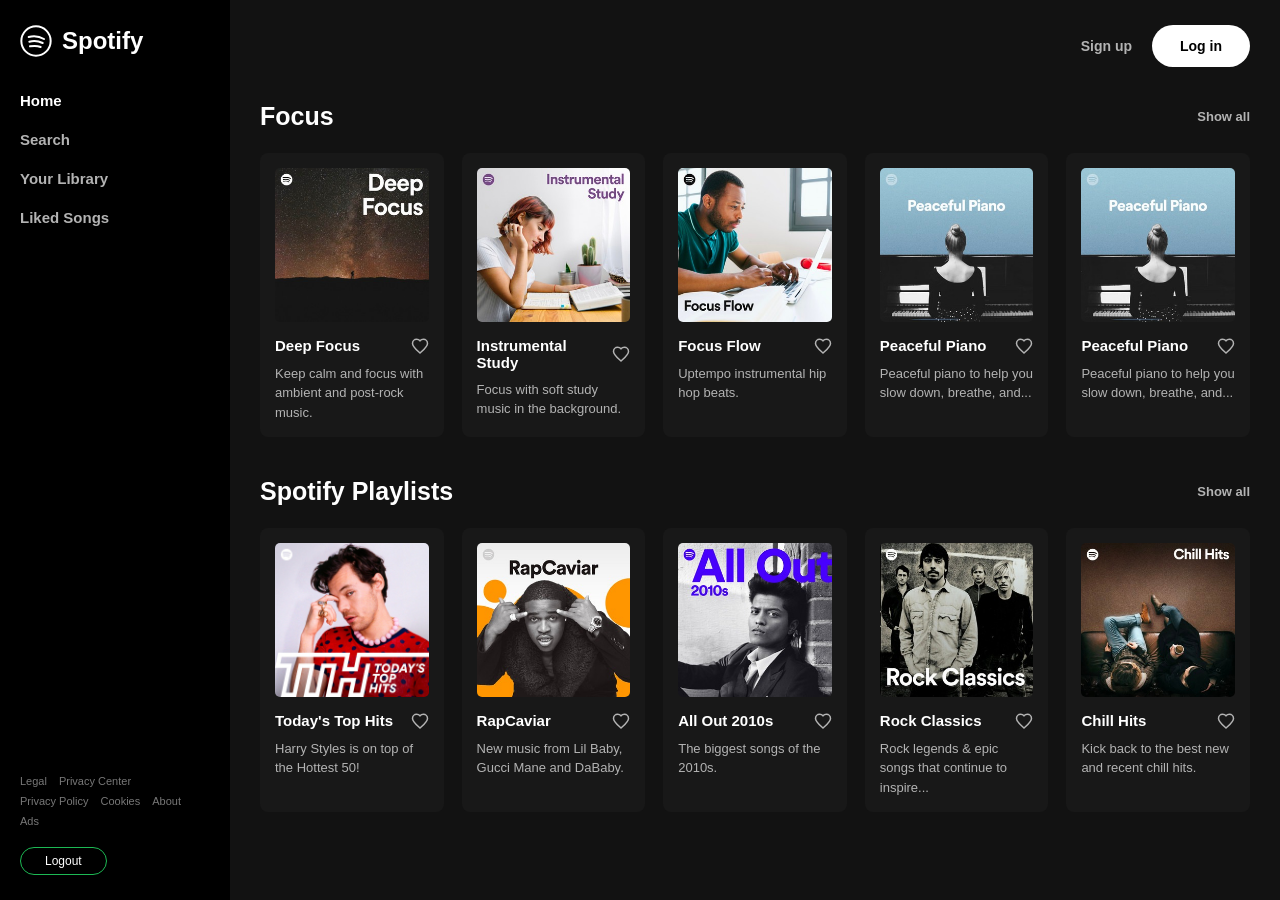
<file: index.html>
<!DOCTYPE html>
<html lang="en">

<head>
    <meta charset="UTF-8">
    <meta name="viewport" content="width=device-width, initial-scale=1.0">
    <title>Spotify Home</title>
    <link rel="stylesheet" href="style.css">
</head>

<body>

    <div class="app">

        <!-- Sidebar -->
        <aside class="sidebar">
            <h2 class="logo">
                <svg class="logo-icon" viewBox="0 0 48 48" aria-hidden="true">
                    <circle cx="24" cy="24" r="22" fill="none" stroke="#ffffff" stroke-width="3"></circle>
                    <path d="M13 18c8-2 16-1 23 3M14 25c7-2 14-1 20 2M15 32c6-1 11-1 16 1"
                          fill="none" stroke="#ffffff" stroke-width="3" stroke-linecap="round"></path>
                </svg>
                Spotify
            </h2>

            <nav class="main-navigation">
                <a href="index.html" class="nav-item active">Home</a>
                <a href="search.html" class="nav-item">Search</a>
                <a href="#" class="nav-item">Your Library</a>
                <a href="liked.html" class="nav-item">Liked Songs</a>
            </nav>

            <div class="sidebar-bottom">
                <div class="legal-links">
                    <a href="#">Legal</a>
                    <a href="#">Privacy Center</a>
                    <a href="#">Privacy Policy</a>
                    <a href="#">Cookies</a>
                    <a href="#">About</a>
                    <a href="#">Ads</a>
                </div>
                <button class="logout-btn" id="logoutBtn">Logout</button>
            </div>
        </aside>

        <!-- Main Content -->
        <main class="main-content">

            <!-- Top Bar -->
            <header class="topbar">
                <div class="account-buttons">
                    <button class="signup" onclick="location.href='signup.html'">Sign up</button>
                    <button class="login" onclick="location.href='signup.html'">Log in</button>
                </div>
            </header>

            <!-- Focus Section -->
            <section class="music-section">

                <div class="section-header">
                    <h1>Focus</h1>
                    <a href="#" class="show-all">Show all</a>
                </div>

                <div class="playlist-grid">

                    <div class="playlist-card" data-link="playlist.html">
                        <img src="photos/deep-focus.jpg" alt="Deep Focus">
                        <div class="card-title-row">
                            <h3>Deep Focus</h3>
                            <button class="heart-btn" data-id="deep-focus" aria-label="Like"><svg viewBox="0 0 24 24"><path d="M12 21.35l-1.45-1.32C5.4 15.36 2 12.28 2 8.5 2 5.42 4.42 3 7.5 3c1.74 0 3.41.81 4.5 2.09C13.09 3.81 14.76 3 16.5 3 19.58 3 22 5.42 22 8.5c0 3.78-3.4 6.86-8.55 11.54L12 21.35z"/></svg></button>
                        </div>
                        <p>Keep calm and focus with ambient and post-rock music.</p>
                    </div>

                    <div class="playlist-card">
                        <img src="photos/instrumental-study.jpg" alt="Instrumental Study">
                        <div class="card-title-row">
                            <h3>Instrumental Study</h3>
                            <button class="heart-btn" data-id="instrumental-study" aria-label="Like"><svg viewBox="0 0 24 24"><path d="M12 21.35l-1.45-1.32C5.4 15.36 2 12.28 2 8.5 2 5.42 4.42 3 7.5 3c1.74 0 3.41.81 4.5 2.09C13.09 3.81 14.76 3 16.5 3 19.58 3 22 5.42 22 8.5c0 3.78-3.4 6.86-8.55 11.54L12 21.35z"/></svg></button>
                        </div>
                        <p>Focus with soft study music in the background.</p>
                    </div>

                    <div class="playlist-card">
                        <img src="photos/focus-flow.jpg" alt="Focus Flow">
                        <div class="card-title-row">
                            <h3>Focus Flow</h3>
                            <button class="heart-btn" data-id="focus-flow" aria-label="Like"><svg viewBox="0 0 24 24"><path d="M12 21.35l-1.45-1.32C5.4 15.36 2 12.28 2 8.5 2 5.42 4.42 3 7.5 3c1.74 0 3.41.81 4.5 2.09C13.09 3.81 14.76 3 16.5 3 19.58 3 22 5.42 22 8.5c0 3.78-3.4 6.86-8.55 11.54L12 21.35z"/></svg></button>
                        </div>
                        <p>Uptempo instrumental hip hop beats.</p>
                    </div>

                    <div class="playlist-card">
                        <img src="photos/peaceful-piano.jpg" alt="Peaceful Piano">
                        <div class="card-title-row">
                            <h3>Peaceful Piano</h3>
                            <button class="heart-btn" data-id="peaceful-piano" aria-label="Like"><svg viewBox="0 0 24 24"><path d="M12 21.35l-1.45-1.32C5.4 15.36 2 12.28 2 8.5 2 5.42 4.42 3 7.5 3c1.74 0 3.41.81 4.5 2.09C13.09 3.81 14.76 3 16.5 3 19.58 3 22 5.42 22 8.5c0 3.78-3.4 6.86-8.55 11.54L12 21.35z"/></svg></button>
                        </div>
                        <p>Peaceful piano to help you slow down, breathe, and...</p>
                    </div>

                    <div class="playlist-card">
                        <img src="photos/peaceful-piano.jpg" alt="Peaceful Piano">
                        <div class="card-title-row">
                            <h3>Peaceful Piano</h3>
                            <button class="heart-btn" data-id="peaceful-piano-2" aria-label="Like"><svg viewBox="0 0 24 24"><path d="M12 21.35l-1.45-1.32C5.4 15.36 2 12.28 2 8.5 2 5.42 4.42 3 7.5 3c1.74 0 3.41.81 4.5 2.09C13.09 3.81 14.76 3 16.5 3 19.58 3 22 5.42 22 8.5c0 3.78-3.4 6.86-8.55 11.54L12 21.35z"/></svg></button>
                        </div>
                        <p>Peaceful piano to help you slow down, breathe, and...</p>
                    </div>

                </div>

            </section>

            <!-- Spotify Playlists Section -->
            <section class="music-section">

                <div class="section-header">
                    <h1>Spotify Playlists</h1>
                    <a href="#" class="show-all">Show all</a>
                </div>

                <div class="playlist-grid">

                    <div class="playlist-card">
                        <img src="photos/todays-top-hits.jpg" alt="Today's Top Hits">
                        <div class="card-title-row">
                            <h3>Today's Top Hits</h3>
                            <button class="heart-btn" data-id="todays-top-hits" aria-label="Like"><svg viewBox="0 0 24 24"><path d="M12 21.35l-1.45-1.32C5.4 15.36 2 12.28 2 8.5 2 5.42 4.42 3 7.5 3c1.74 0 3.41.81 4.5 2.09C13.09 3.81 14.76 3 16.5 3 19.58 3 22 5.42 22 8.5c0 3.78-3.4 6.86-8.55 11.54L12 21.35z"/></svg></button>
                        </div>
                        <p>Harry Styles is on top of the Hottest 50!</p>
                    </div>

                    <div class="playlist-card">
                        <img src="photos/rapcaviar.jpg" alt="RapCaviar">
                        <div class="card-title-row">
                            <h3>RapCaviar</h3>
                            <button class="heart-btn" data-id="rapcaviar" aria-label="Like"><svg viewBox="0 0 24 24"><path d="M12 21.35l-1.45-1.32C5.4 15.36 2 12.28 2 8.5 2 5.42 4.42 3 7.5 3c1.74 0 3.41.81 4.5 2.09C13.09 3.81 14.76 3 16.5 3 19.58 3 22 5.42 22 8.5c0 3.78-3.4 6.86-8.55 11.54L12 21.35z"/></svg></button>
                        </div>
                        <p>New music from Lil Baby, Gucci Mane and DaBaby.</p>
                    </div>

                    <div class="playlist-card">
                        <img src="photos/all-out-2010s.jpg" alt="All Out 2010s">
                        <div class="card-title-row">
                            <h3>All Out 2010s</h3>
                            <button class="heart-btn" data-id="all-out-2010s" aria-label="Like"><svg viewBox="0 0 24 24"><path d="M12 21.35l-1.45-1.32C5.4 15.36 2 12.28 2 8.5 2 5.42 4.42 3 7.5 3c1.74 0 3.41.81 4.5 2.09C13.09 3.81 14.76 3 16.5 3 19.58 3 22 5.42 22 8.5c0 3.78-3.4 6.86-8.55 11.54L12 21.35z"/></svg></button>
                        </div>
                        <p>The biggest songs of the 2010s.</p>
                    </div>

                    <div class="playlist-card">
                        <img src="photos/rock-classics.jpg" alt="Rock Classics">
                        <div class="card-title-row">
                            <h3>Rock Classics</h3>
                            <button class="heart-btn" data-id="rock-classics" aria-label="Like"><svg viewBox="0 0 24 24"><path d="M12 21.35l-1.45-1.32C5.4 15.36 2 12.28 2 8.5 2 5.42 4.42 3 7.5 3c1.74 0 3.41.81 4.5 2.09C13.09 3.81 14.76 3 16.5 3 19.58 3 22 5.42 22 8.5c0 3.78-3.4 6.86-8.55 11.54L12 21.35z"/></svg></button>
                        </div>
                        <p>Rock legends & epic songs that continue to inspire...</p>
                    </div>

                    <div class="playlist-card">
                        <img src="photos/chill-hits.jpg" alt="Chill Hits">
                        <div class="card-title-row">
                            <h3>Chill Hits</h3>
                            <button class="heart-btn" data-id="chill-hits" aria-label="Like"><svg viewBox="0 0 24 24"><path d="M12 21.35l-1.45-1.32C5.4 15.36 2 12.28 2 8.5 2 5.42 4.42 3 7.5 3c1.74 0 3.41.81 4.5 2.09C13.09 3.81 14.76 3 16.5 3 19.58 3 22 5.42 22 8.5c0 3.78-3.4 6.86-8.55 11.54L12 21.35z"/></svg></button>
                        </div>
                        <p>Kick back to the best new and recent chill hits.</p>
                    </div>

                </div>

            </section>

        </main>

    </div>

    <script src="favorites.js"></script>
    <script src="script.js"></script>
</body>
</html>
</file>
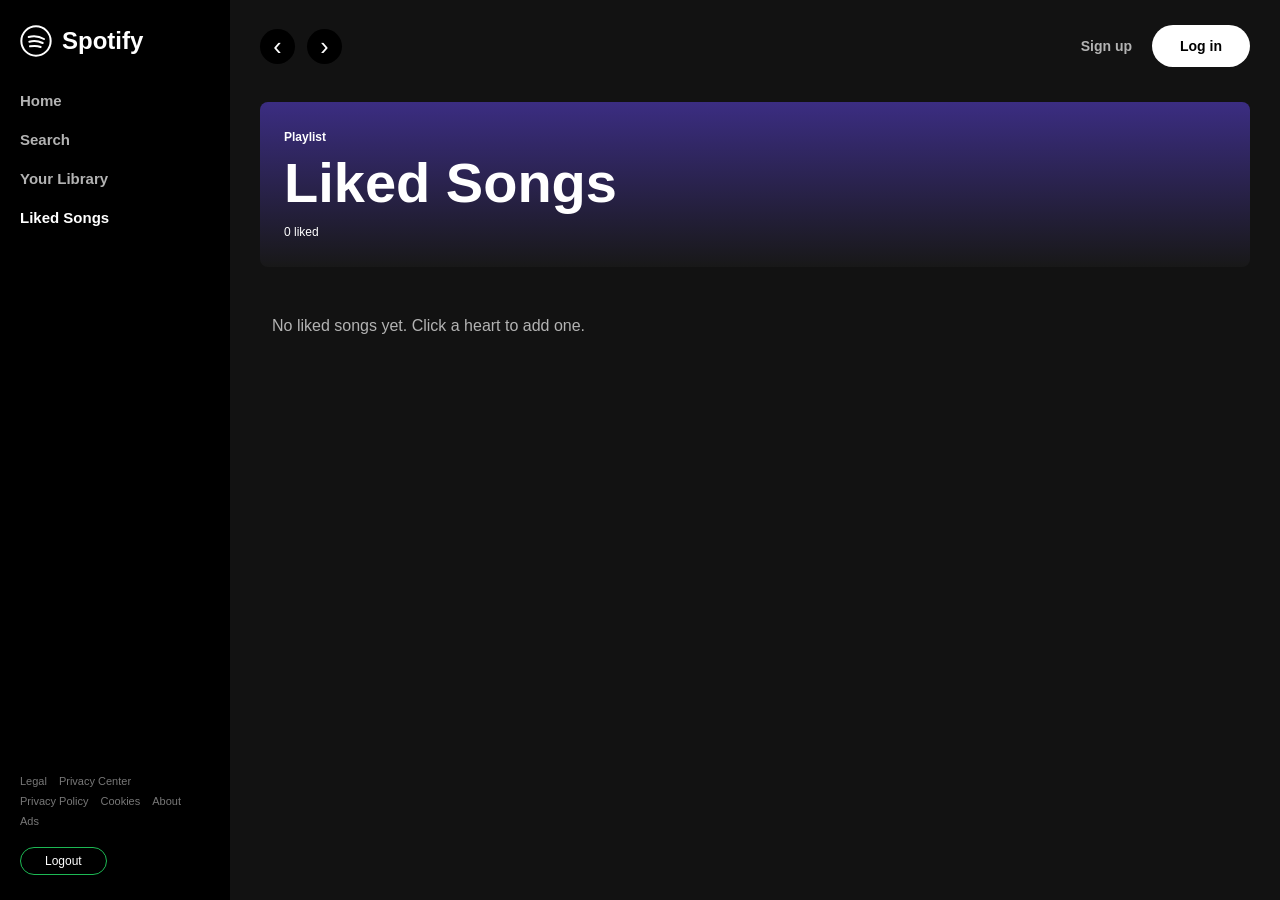
<file: liked.html>
<!DOCTYPE html>
<html lang="en">

<head>
    <meta charset="UTF-8">
    <meta name="viewport" content="width=device-width, initial-scale=1.0">
    <title>Liked Songs | Spotify</title>
    <link rel="stylesheet" href="style.css">
</head>

<body>

    <div class="app">

        <!-- Sidebar -->
        <aside class="sidebar">
            <h2 class="logo">
                <svg class="logo-icon" viewBox="0 0 48 48" aria-hidden="true">
                    <circle cx="24" cy="24" r="22" fill="none" stroke="#ffffff" stroke-width="3"></circle>
                    <path d="M13 18c8-2 16-1 23 3M14 25c7-2 14-1 20 2M15 32c6-1 11-1 16 1"
                          fill="none" stroke="#ffffff" stroke-width="3" stroke-linecap="round"></path>
                </svg>
                Spotify
            </h2>

            <nav class="main-navigation">
                <a href="index.html" class="nav-item">Home</a>
                <a href="search.html" class="nav-item">Search</a>
                <a href="#" class="nav-item">Your Library</a>
                <a href="liked.html" class="nav-item">Liked Songs</a>
            </nav>

            <div class="sidebar-bottom">
                <div class="legal-links">
                    <a href="#">Legal</a>
                    <a href="#">Privacy Center</a>
                    <a href="#">Privacy Policy</a>
                    <a href="#">Cookies</a>
                    <a href="#">About</a>
                    <a href="#">Ads</a>
                </div>
                <button class="logout-btn" id="logoutBtn">Logout</button>
            </div>
        </aside>

        <main class="main-content">

            <!-- Top Bar -->
            <header class="topbar">
                <div class="topbar-left">
                    <div class="arrows">
                        <button onclick="history.back()">&lsaquo;</button>
                        <button onclick="history.forward()">&rsaquo;</button>
                    </div>
                </div>

                <div class="account-buttons">
                    <button class="signup" onclick="location.href='signup.html'">Sign up</button>
                    <button class="login" onclick="location.href='signup.html'">Log in</button>
                </div>
            </header>

            <!-- View 1: the list  (#/likedSongs) -->
            <div id="listView">
                <section class="liked-header">
                    <p class="playlist-type">Playlist</p>
                    <h1 class="playlist-title">Liked Songs</h1>
                    <p class="playlist-meta" id="likedCount">0 liked</p>
                </section>

                <section id="likedList"></section>
            </div>

            <!-- View 2: one item  (#/likedSongs/:id) -->
            <div id="detailView" class="hidden"></div>

        </main>

    </div>

    <script src="songs.js"></script>
    <script src="favorites.js"></script>
    <script src="liked.js"></script>
    <script src="script.js"></script>
</body>
</html>
</file>
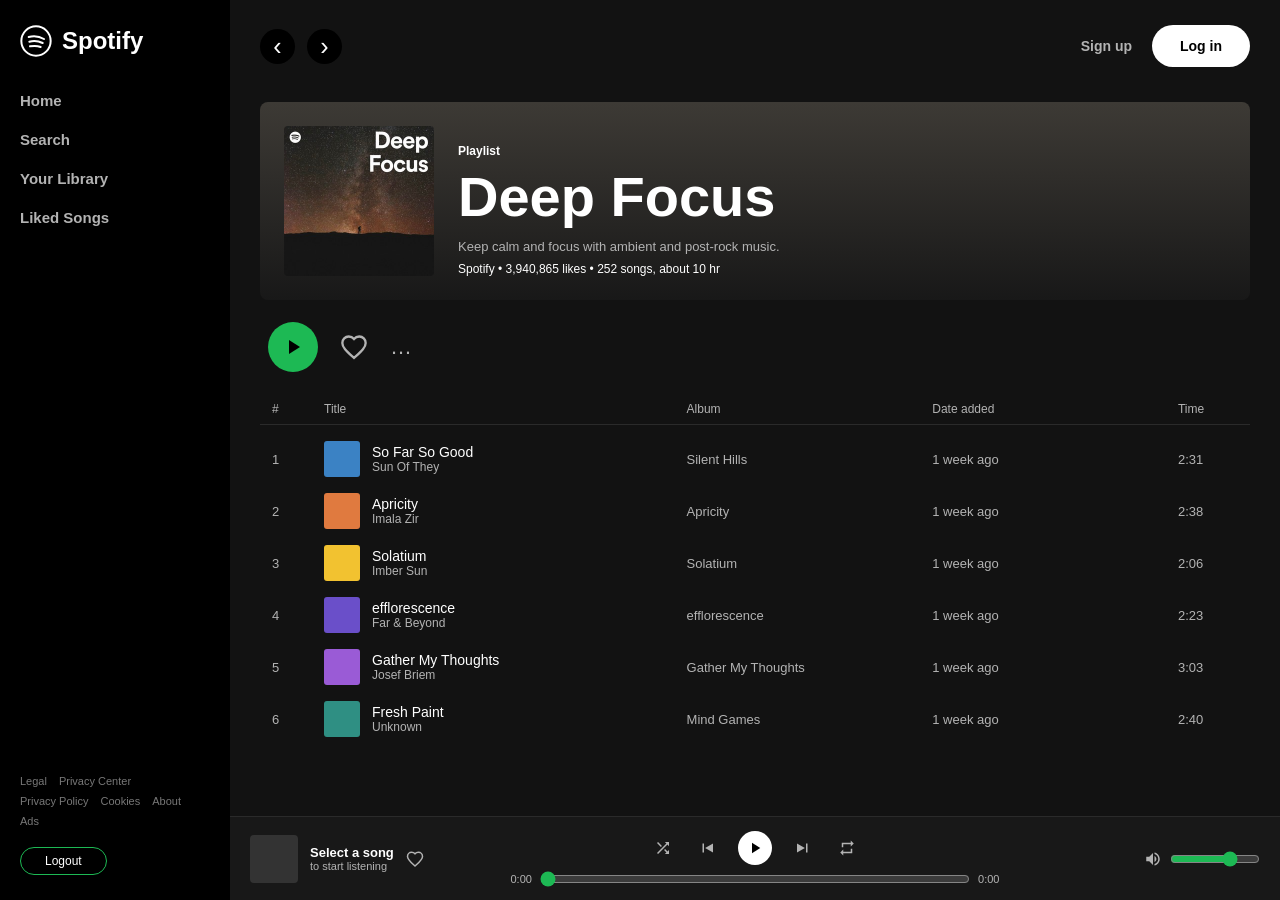
<file: playlist.html>
<!DOCTYPE html>
<html lang="en">

<head>
    <meta charset="UTF-8">
    <meta name="viewport" content="width=device-width, initial-scale=1.0">
    <title>Deep Focus | Spotify</title>
    <link rel="stylesheet" href="style.css">
</head>

<body class="has-player">

    <div class="app">

        <!-- Sidebar -->
        <aside class="sidebar">
            <h2 class="logo">
                <svg class="logo-icon" viewBox="0 0 48 48" aria-hidden="true">
                    <circle cx="24" cy="24" r="22" fill="none" stroke="#ffffff" stroke-width="3"></circle>
                    <path d="M13 18c8-2 16-1 23 3M14 25c7-2 14-1 20 2M15 32c6-1 11-1 16 1"
                          fill="none" stroke="#ffffff" stroke-width="3" stroke-linecap="round"></path>
                </svg>
                Spotify
            </h2>

            <nav class="main-navigation">
                <a href="index.html" class="nav-item">Home</a>
                <a href="search.html" class="nav-item">Search</a>
                <a href="#" class="nav-item">Your Library</a>
                <a href="liked.html" class="nav-item">Liked Songs</a>
            </nav>

            <div class="sidebar-bottom">
                <div class="legal-links">
                    <a href="#">Legal</a>
                    <a href="#">Privacy Center</a>
                    <a href="#">Privacy Policy</a>
                    <a href="#">Cookies</a>
                    <a href="#">About</a>
                    <a href="#">Ads</a>
                </div>
                <button class="logout-btn" id="logoutBtn">Logout</button>
            </div>
        </aside>

        <main class="main-content">

            <!-- Top Bar -->
            <header class="topbar">
                <div class="topbar-left">
                    <div class="arrows">
                        <button onclick="history.back()">&lsaquo;</button>
                        <button onclick="history.forward()">&rsaquo;</button>
                    </div>
                </div>

                <div class="account-buttons">
                    <button class="signup" onclick="location.href='signup.html'">Sign up</button>
                    <button class="login" onclick="location.href='signup.html'">Log in</button>
                </div>
            </header>

            <!-- Playlist header -->
            <section class="playlist-header">
                <img class="playlist-cover" src="photos/deep-focus.jpg" alt="Deep Focus">

                <div>
                    <p class="playlist-type">Playlist</p>
                    <h1 class="playlist-title">Deep Focus</h1>
                    <p class="playlist-desc">Keep calm and focus with ambient and post-rock music.</p>
                    <p class="playlist-meta">Spotify &bull; 3,940,865 likes &bull; 252 songs, about 10 hr</p>
                </div>
            </section>

            <!-- Play button, heart and more -->
            <div class="playlist-controls">
                <button class="play-big js-play-toggle" aria-label="Play or pause">
                    <svg class="icon-play" viewBox="0 0 24 24"><path d="M8 5v14l11-7z"/></svg>
                    <svg class="icon-pause" viewBox="0 0 24 24"><path d="M6 5h4v14H6zM14 5h4v14h-4z"/></svg>
                </button>

                <button class="heart-btn" data-id="deep-focus" aria-label="Like">
                    <svg viewBox="0 0 24 24"><path d="M12 21.35l-1.45-1.32C5.4 15.36 2 12.28 2 8.5 2 5.42 4.42 3 7.5 3c1.74 0 3.41.81 4.5 2.09C13.09 3.81 14.76 3 16.5 3 19.58 3 22 5.42 22 8.5c0 3.78-3.4 6.86-8.55 11.54L12 21.35z"/></svg>
                </button>

                <button class="more-btn" aria-label="More">&hellip;</button>
            </div>

            <!-- Songs table -->
            <section>
                <div class="song-head">
                    <span>#</span>
                    <span>Title</span>
                    <span class="col-album">Album</span>
                    <span class="col-date">Date added</span>
                    <span>Time</span>
                </div>

                <div id="songList"></div>
            </section>

        </main>

    </div>

    <!-- Music player -->
    <footer class="player-bar">

        <div class="player-left">
            <div class="player-thumb" id="playerThumb"></div>
            <div class="player-info">
                <div class="player-title" id="playerTitle">Select a song</div>
                <div class="player-artist" id="playerArtist">to start listening</div>
            </div>
            <button class="heart-btn" id="playerHeart" aria-label="Like"><svg viewBox="0 0 24 24"><path d="M12 21.35l-1.45-1.32C5.4 15.36 2 12.28 2 8.5 2 5.42 4.42 3 7.5 3c1.74 0 3.41.81 4.5 2.09C13.09 3.81 14.76 3 16.5 3 19.58 3 22 5.42 22 8.5c0 3.78-3.4 6.86-8.55 11.54L12 21.35z"/></svg></button>
        </div>

        <div class="player-center">
            <div class="player-controls">
                <button class="icon-btn" aria-label="Shuffle">
                    <svg viewBox="0 0 24 24"><path d="M10.59 9.17L5.41 4 4 5.41l5.17 5.17 1.42-1.41zM14.5 4l2.04 2.04L4 18.59 5.41 20 17.96 7.46 20 9.5V4h-5.5zm.33 9.41l-1.41 1.41 3.13 3.13L14.5 20H20v-5.5l-2.04 2.04-3.13-3.13z"/></svg>
                </button>
                <button class="icon-btn" id="prevBtn" aria-label="Previous">
                    <svg viewBox="0 0 24 24"><path d="M6 6h2v12H6zM20 6v12L9.5 12z"/></svg>
                </button>
                <button class="icon-btn play-circle js-play-toggle" aria-label="Play or pause">
                    <svg class="icon-play" viewBox="0 0 24 24"><path d="M8 5v14l11-7z"/></svg>
                    <svg class="icon-pause" viewBox="0 0 24 24"><path d="M6 5h4v14H6zM14 5h4v14h-4z"/></svg>
                </button>
                <button class="icon-btn" id="nextBtn" aria-label="Next">
                    <svg viewBox="0 0 24 24"><path d="M16 6h2v12h-2zM4 6v12l10.5-6z"/></svg>
                </button>
                <button class="icon-btn" aria-label="Repeat">
                    <svg viewBox="0 0 24 24"><path d="M7 7h10v3l4-4-4-4v3H5v6h2V7zm10 10H7v-3l-4 4 4 4v-3h12v-6h-2v4z"/></svg>
                </button>
            </div>

            <div class="player-progress">
                <span id="currentTimeText">0:00</span>
                <input type="range" id="progressBar" min="0" max="100" value="0" aria-label="Song progress">
                <span id="totalTimeText">0:00</span>
            </div>
        </div>

        <div class="player-right">
            <svg class="volume-icon" viewBox="0 0 24 24"><path d="M3 9v6h4l5 5V4L7 9H3zm13.5 3c0-1.77-1.02-3.29-2.5-4.03v8.05c1.48-.73 2.5-2.25 2.5-4.02zM14 3.23v2.06c2.89.86 5 3.54 5 6.71s-2.11 5.85-5 6.71v2.06c4.01-.91 7-4.49 7-8.77s-2.99-7.86-7-8.77z"/></svg>
            <input type="range" id="volumeBar" min="0" max="100" value="70" aria-label="Volume">
        </div>

    </footer>

    <script src="songs.js"></script>
    <script src="favorites.js"></script>
    <script src="player.js"></script>
    <script src="playlist.js"></script>
    <script src="script.js"></script>
</body>
</html>
</file>
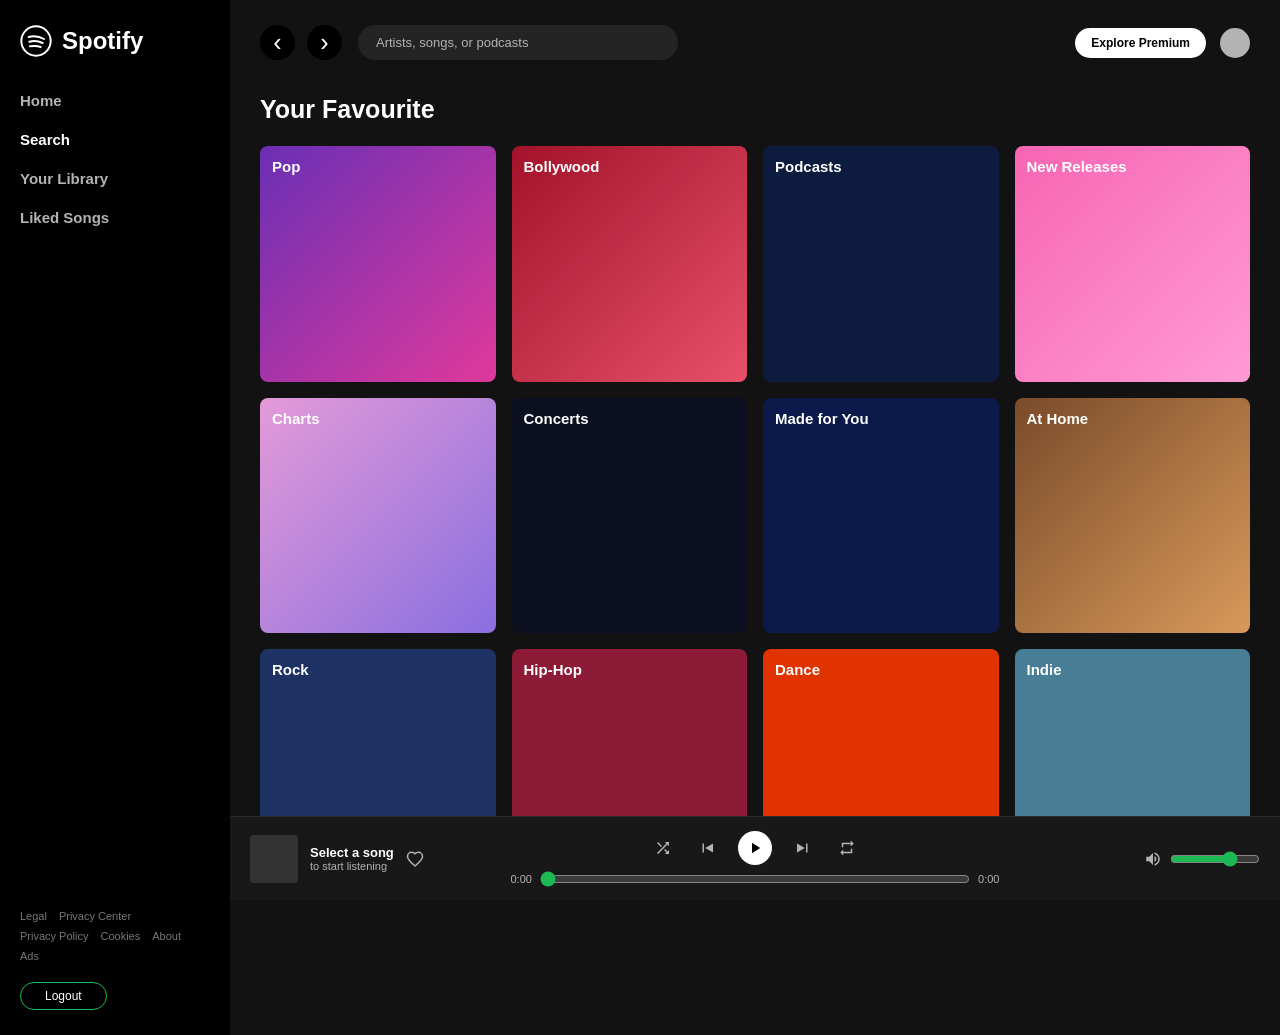
<file: search.html>
<!DOCTYPE html>
<html lang="en">

<head>
    <meta charset="UTF-8">
    <meta name="viewport" content="width=device-width, initial-scale=1.0">
    <title>Search | Spotify</title>
    <link rel="stylesheet" href="style.css">
</head>

<body class="has-player">

    <div class="app">

        <!-- Sidebar -->
        <aside class="sidebar">
            <h2 class="logo">
                <svg class="logo-icon" viewBox="0 0 48 48" aria-hidden="true">
                    <circle cx="24" cy="24" r="22" fill="none" stroke="#ffffff" stroke-width="3"></circle>
                    <path d="M13 18c8-2 16-1 23 3M14 25c7-2 14-1 20 2M15 32c6-1 11-1 16 1"
                          fill="none" stroke="#ffffff" stroke-width="3" stroke-linecap="round"></path>
                </svg>
                Spotify
            </h2>

            <nav class="main-navigation">
                <a href="index.html" class="nav-item">Home</a>
                <a href="search.html" class="nav-item">Search</a>
                <a href="#" class="nav-item">Your Library</a>
                <a href="liked.html" class="nav-item">Liked Songs</a>
            </nav>

            <div class="sidebar-bottom">
                <div class="legal-links">
                    <a href="#">Legal</a>
                    <a href="#">Privacy Center</a>
                    <a href="#">Privacy Policy</a>
                    <a href="#">Cookies</a>
                    <a href="#">About</a>
                    <a href="#">Ads</a>
                </div>
                <button class="logout-btn" id="logoutBtn">Logout</button>
            </div>
        </aside>

        <main class="main-content">

            <!-- Top Bar -->
            <header class="topbar">
                <div class="topbar-left">
                    <div class="arrows">
                        <button onclick="history.back()">&lsaquo;</button>
                        <button onclick="history.forward()">&rsaquo;</button>
                    </div>

                    <input type="search" id="searchInput" class="search-input" placeholder="Artists, songs, or podcasts">
                </div>

                <div class="topbar-right">
                    <button class="premium-btn">Explore Premium</button>
                    <div class="avatar"></div>
                </div>
            </header>

            <!-- Genres -->
            <section class="music-section" id="genreSection">

                <div class="section-header">
                    <h1>Your Favourite</h1>
                </div>

                <div class="genre-grid">
                    <div class="genre-card genre-pop">Pop</div>
                    <div class="genre-card genre-bollywood">Bollywood</div>
                    <div class="genre-card genre-podcasts">Podcasts</div>
                    <div class="genre-card genre-new">New Releases</div>

                    <div class="genre-card genre-charts">Charts</div>
                    <div class="genre-card genre-concerts">Concerts</div>
                    <div class="genre-card genre-made">Made for You</div>
                    <div class="genre-card genre-home">At Home</div>

                    <div class="genre-card genre-rock">Rock</div>
                    <div class="genre-card genre-hiphop">Hip-Hop</div>
                    <div class="genre-card genre-dance">Dance</div>
                    <div class="genre-card genre-indie">Indie</div>
                </div>

            </section>

            <!-- Search results -->
            <section class="music-section hidden" id="searchResults">
                <div class="section-header">
                    <h1>Results</h1>
                </div>
                <div id="resultsList"></div>
            </section>

        </main>

    </div>

    <!-- Music player -->
    <footer class="player-bar">

        <div class="player-left">
            <div class="player-thumb" id="playerThumb"></div>
            <div class="player-info">
                <div class="player-title" id="playerTitle">Select a song</div>
                <div class="player-artist" id="playerArtist">to start listening</div>
            </div>
            <button class="heart-btn" id="playerHeart" aria-label="Like"><svg viewBox="0 0 24 24"><path d="M12 21.35l-1.45-1.32C5.4 15.36 2 12.28 2 8.5 2 5.42 4.42 3 7.5 3c1.74 0 3.41.81 4.5 2.09C13.09 3.81 14.76 3 16.5 3 19.58 3 22 5.42 22 8.5c0 3.78-3.4 6.86-8.55 11.54L12 21.35z"/></svg></button>
        </div>

        <div class="player-center">
            <div class="player-controls">
                <button class="icon-btn" aria-label="Shuffle">
                    <svg viewBox="0 0 24 24"><path d="M10.59 9.17L5.41 4 4 5.41l5.17 5.17 1.42-1.41zM14.5 4l2.04 2.04L4 18.59 5.41 20 17.96 7.46 20 9.5V4h-5.5zm.33 9.41l-1.41 1.41 3.13 3.13L14.5 20H20v-5.5l-2.04 2.04-3.13-3.13z"/></svg>
                </button>
                <button class="icon-btn" id="prevBtn" aria-label="Previous">
                    <svg viewBox="0 0 24 24"><path d="M6 6h2v12H6zM20 6v12L9.5 12z"/></svg>
                </button>
                <button class="icon-btn play-circle js-play-toggle" aria-label="Play or pause">
                    <svg class="icon-play" viewBox="0 0 24 24"><path d="M8 5v14l11-7z"/></svg>
                    <svg class="icon-pause" viewBox="0 0 24 24"><path d="M6 5h4v14H6zM14 5h4v14h-4z"/></svg>
                </button>
                <button class="icon-btn" id="nextBtn" aria-label="Next">
                    <svg viewBox="0 0 24 24"><path d="M16 6h2v12h-2zM4 6v12l10.5-6z"/></svg>
                </button>
                <button class="icon-btn" aria-label="Repeat">
                    <svg viewBox="0 0 24 24"><path d="M7 7h10v3l4-4-4-4v3H5v6h2V7zm10 10H7v-3l-4 4 4 4v-3h12v-6h-2v4z"/></svg>
                </button>
            </div>

            <div class="player-progress">
                <span id="currentTimeText">0:00</span>
                <input type="range" id="progressBar" min="0" max="100" value="0" aria-label="Song progress">
                <span id="totalTimeText">0:00</span>
            </div>
        </div>

        <div class="player-right">
            <svg class="volume-icon" viewBox="0 0 24 24"><path d="M3 9v6h4l5 5V4L7 9H3zm13.5 3c0-1.77-1.02-3.29-2.5-4.03v8.05c1.48-.73 2.5-2.25 2.5-4.02zM14 3.23v2.06c2.89.86 5 3.54 5 6.71s-2.11 5.85-5 6.71v2.06c4.01-.91 7-4.49 7-8.77s-2.99-7.86-7-8.77z"/></svg>
            <input type="range" id="volumeBar" min="0" max="100" value="70" aria-label="Volume">
        </div>

    </footer>

    <script src="songs.js"></script>
    <script src="favorites.js"></script>
    <script src="player.js"></script>
    <script src="search.js"></script>
    <script src="script.js"></script>
</body>
</html>
</file>
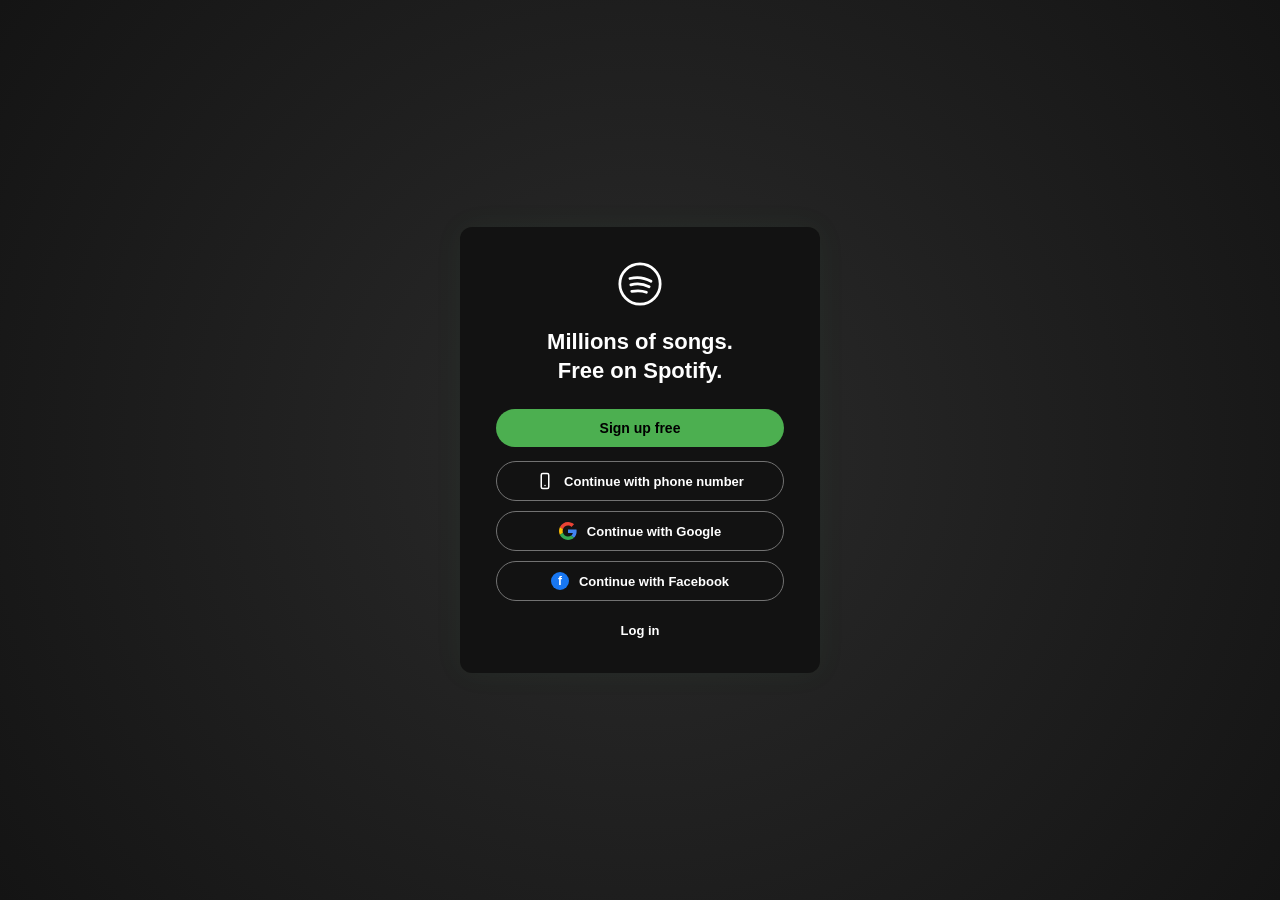
<file: signup.html>
<!DOCTYPE html>
<html lang="en">
<head>
  <meta charset="UTF-8">
  <meta name="viewport" content="width=device-width, initial-scale=1.0">
  <title>Spotify - Sign up</title>
  <link rel="stylesheet" href="style.css">
</head>
<body class="auth-page">

  <div class="signup-container">

    <!-- Spotify logo -->
    <svg class="auth-logo" viewBox="0 0 48 48" aria-hidden="true">
      <circle cx="24" cy="24" r="22" fill="none" stroke="#ffffff" stroke-width="3"></circle>
      <path d="M13 18c8-2 16-1 23 3M14 25c7-2 14-1 20 2M15 32c6-1 11-1 16 1"
            fill="none" stroke="#ffffff" stroke-width="3" stroke-linecap="round"></path>
    </svg>

    <h2>Millions of songs.<br>Free on Spotify.</h2>

    <!-- Screen 1: Sign up options -->
    <div id="signupScreen">
      <button class="spotify-button" id="signupBtn">Sign up free</button>

      <div class="signup-options">
        <button class="social-button">
          <span class="social-icon">
            <svg viewBox="0 0 24 24" aria-hidden="true"><rect x="7" y="2" width="10" height="20" rx="2" fill="none" stroke="#ffffff" stroke-width="2"></rect><circle cx="12" cy="18" r="1" fill="#ffffff"></circle></svg>
          </span>
          Continue with phone number
        </button>
        <button class="social-button">
          <span class="social-icon">
            <svg viewBox="0 0 48 48" aria-hidden="true"><path fill="#EA4335" d="M24 9.5c3.54 0 6.71 1.22 9.21 3.6l6.85-6.85C35.9 2.38 30.47 0 24 0 14.62 0 6.51 5.38 2.56 13.22l7.98 6.19C12.43 13.72 17.74 9.5 24 9.5z"></path><path fill="#4285F4" d="M46.98 24.55c0-1.57-.15-3.09-.38-4.55H24v9.02h12.94c-.58 2.96-2.26 5.48-4.78 7.18l7.73 6c4.51-4.18 7.09-10.36 7.09-17.65z"></path><path fill="#FBBC05" d="M10.53 28.59c-.48-1.45-.76-2.99-.76-4.59s.27-3.14.76-4.59l-7.98-6.19C.92 16.46 0 20.12 0 24c0 3.88.92 7.54 2.56 10.78l7.97-6.19z"></path><path fill="#34A853" d="M24 48c6.48 0 11.93-2.13 15.89-5.81l-7.73-6c-2.15 1.45-4.92 2.3-8.16 2.3-6.26 0-11.57-4.22-13.47-9.91l-7.98 6.19C6.51 42.62 14.62 48 24 48z"></path></svg>
          </span>
          Continue with Google
        </button>
        <button class="social-button">
          <span class="social-icon facebook-icon">f</span>
          Continue with Facebook
        </button>
      </div>

      <a href="#" class="switch-link" id="goToLogin">Log in</a>
    </div>

    <!-- Screen 2: Log in -->
    <div id="loginScreen" class="hidden">
      <form id="loginForm" class="auth-form" novalidate>
        <input type="text" id="loginEmail" class="auth-input" placeholder="Email" aria-label="Email">
        <p class="error-message" id="loginEmailError"></p>

        <input type="password" id="loginPassword" class="auth-input" placeholder="Password" aria-label="Password">
        <p class="error-message" id="loginPasswordError"></p>

        <a href="#" class="forgot-link">Forgot password?</a>

        <button type="submit" class="spotify-button">Login</button>
        <p class="success-message" id="loginSuccess"></p>
      </form>

      <a href="#" class="switch-link" id="loginToSignup">Sign Up.</a>
    </div>

    <!-- Screen 3: Register (3 fields) -->
    <div id="registerScreen" class="hidden">
      <form id="registerForm" class="auth-form" novalidate>
        <input type="text" id="registerName" class="auth-input" placeholder="Username" aria-label="Username">
        <p class="error-message" id="registerNameError"></p>

        <input type="text" id="registerEmail" class="auth-input" placeholder="Email" aria-label="Email">
        <p class="error-message" id="registerEmailError"></p>

        <input type="password" id="registerPassword" class="auth-input" placeholder="Password" aria-label="Password">
        <p class="error-message" id="registerPasswordError"></p>

        <a href="#" class="forgot-link">Forgot password?</a>

        <button type="submit" class="spotify-button">Sign up</button>
        <p class="success-message" id="registerSuccess"></p>
      </form>

      <a href="#" class="switch-link" id="registerToLogin">Log in</a>
    </div>

  </div>

  <script src="signup.js"></script>
</body>
</html>
</file>
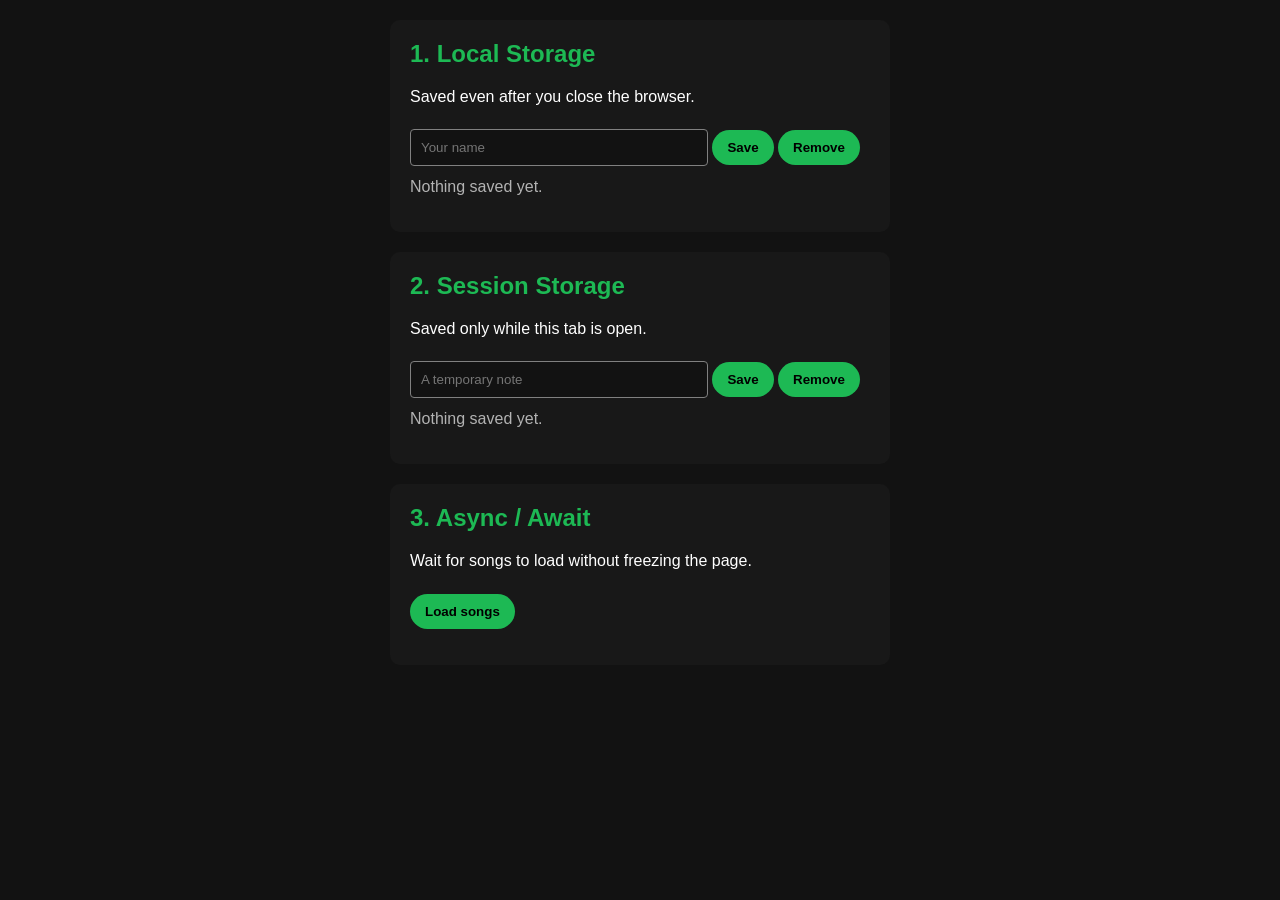
<file: storage-practice.html>
<!DOCTYPE html>
<html lang="en">
<head>
  <meta charset="UTF-8">
  <meta name="viewport" content="width=device-width, initial-scale=1.0">
  <title>Storage and Async Practice</title>
  <style>
    body {
      background-color: #121212;
      color: white;
      font-family: Arial, sans-serif;
      max-width: 500px;
      margin: 0 auto;
      padding: 20px;
    }
    .box {
      background-color: #181818;
      padding: 20px;
      border-radius: 10px;
      margin-bottom: 20px;
    }
    h2 { margin-top: 0; color: #1db954; }
    input {
      padding: 10px;
      width: 60%;
      border-radius: 4px;
      border: 1px solid gray;
      background-color: #121212;
      color: white;
    }
    button {
      padding: 10px 15px;
      background-color: #1db954;
      border: none;
      border-radius: 20px;
      font-weight: bold;
      cursor: pointer;
      margin-top: 8px;
    }
    .result { margin-top: 12px; color: #b3b3b3; }
  </style>
</head>
<body>

  <!-- 1. Local Storage -->
  <div class="box">
    <h2>1. Local Storage</h2>
    <p>Saved even after you close the browser.</p>
    <input type="text" id="localInput" placeholder="Your name">
    <button id="localSave">Save</button>
    <button id="localRemove">Remove</button>
    <p class="result" id="localResult"></p>
  </div>

  <!-- 2. Session Storage -->
  <div class="box">
    <h2>2. Session Storage</h2>
    <p>Saved only while this tab is open.</p>
    <input type="text" id="sessionInput" placeholder="A temporary note">
    <button id="sessionSave">Save</button>
    <button id="sessionRemove">Remove</button>
    <p class="result" id="sessionResult"></p>
  </div>

  <!-- 3. Async / Await -->
  <div class="box">
    <h2>3. Async / Await</h2>
    <p>Wait for songs to load without freezing the page.</p>
    <button id="loadBtn">Load songs</button>
    <p class="result" id="asyncResult"></p>
  </div>

  <script src="storage-practice.js"></script>
</body>
</html>
</file>
<file: style.css>
/* =========================
   GENERAL
========================= */

* {
    margin: 0;
    padding: 0;
    box-sizing: border-box;
}

body {
    background-color: #121212;
    color: #ffffff;
    font-family: Arial, sans-serif;
}

.app {
    display: flex;
    min-height: 100vh;
}

/* =========================
   SIDEBAR
========================= */

.sidebar {
    width: 230px;
    background-color: #000000;
    padding: 25px 20px;
    flex-shrink: 0;

    display: flex;
    flex-direction: column;
}

.logo {
    display: flex;
    align-items: center;
    gap: 10px;
    font-size: 24px;
    margin-bottom: 35px;
}

.logo-icon {
    width: 32px;
    height: 32px;
    flex-shrink: 0;
}

.sidebar nav {
    display: flex;
    flex-direction: column;
    gap: 22px;
}

.sidebar nav a {
    color: #b3b3b3;
    text-decoration: none;
    font-size: 15px;
    font-weight: bold;
    transition: color 0.2s;
}

.sidebar nav a:hover,
.sidebar nav a.active {
    color: #ffffff;
}

.sidebar-bottom {
    margin-top: auto;
    padding-top: 30px;
    color: #777777;
    font-size: 12px;
}

.sidebar-bottom p {
    margin-bottom: 12px;
}

.legal-links {
    display: flex;
    flex-wrap: wrap;
    gap: 8px 12px;
    margin-bottom: 20px;
}

.legal-links a {
    color: #777777;
    text-decoration: none;
    font-size: 11px;
}

.legal-links a:hover {
    color: #ffffff;
    text-decoration: underline;
}

.logout-btn {
    background: transparent;
    color: #ffffff;
    border: 1px solid #1db954;
    border-radius: 20px;
    padding: 6px 24px;
    font-size: 12px;
    cursor: pointer;
}

.logout-btn:hover {
    background-color: #1db954;
    color: #000000;
}

/* =========================
   MAIN CONTENT
========================= */

.main-content {
    flex: 1;
    min-width: 0;
    padding: 25px 30px;
    overflow-x: hidden;
}

/* =========================
   TOP BAR
========================= */

.topbar {
    display: flex;
    align-items: center;
    justify-content: space-between;
    margin-bottom: 35px;
}

.arrows {
    display: flex;
    gap: 12px;
}

.arrows button {
    width: 35px;
    height: 35px;
    border: none;
    border-radius: 50%;
    background-color: #000000;
    color: #ffffff;
    font-size: 25px;
    cursor: pointer;
}

.account-buttons {
    display: flex;
    align-items: center;
    gap: 20px;
    margin-left: auto;
}

.signup,
.login {
    border: none;
    cursor: pointer;
    font-weight: bold;
    font-size: 14px;
}

.signup {
    background: transparent;
    color: #b3b3b3;
}

.signup:hover {
    color: #ffffff;
}

.login {
    background-color: #ffffff;
    color: #000000;
    padding: 13px 28px;
    border-radius: 25px;
}

.login:hover {
    transform: scale(1.04);
}

/* =========================
   MUSIC SECTIONS
========================= */

.music-section {
    margin-bottom: 40px;
}

.music-section h1 {
    font-size: 25px;
}

.section-header {
    display: flex;
    align-items: center;
    justify-content: space-between;
    margin-bottom: 22px;
}

.show-all {
    color: #b3b3b3;
    font-size: 13px;
    font-weight: bold;
    text-decoration: none;
}

.show-all:hover {
    color: #ffffff;
    text-decoration: underline;
}

/* =========================
   PLAYLIST GRID
========================= */

.playlist-grid {
    display: grid;
    grid-template-columns: repeat(5, minmax(0, 1fr));
    gap: 18px;
}

.playlist-card {
    background-color: #181818;
    padding: 15px;
    border-radius: 8px;
    transition: background-color 0.3s;
    cursor: pointer;
    min-width: 0;
}

.playlist-card:hover {
    background-color: #282828;
}

.playlist-card img {
    width: 100%;
    aspect-ratio: 1 / 1;
    object-fit: cover;
    border-radius: 5px;
    display: block;
    margin-bottom: 15px;
}

.card-title-row {
    display: flex;
    align-items: center;
    justify-content: space-between;
    gap: 8px;
    margin-bottom: 9px;
}

.playlist-card h3 {
    font-size: 15px;
}

.heart-btn {
    background: transparent;
    border: none;
    padding: 0;
    cursor: pointer;
    flex-shrink: 0;
    display: flex;
}

.heart-btn svg {
    width: 18px;
    height: 18px;
    fill: none;
    stroke: #b3b3b3;
    stroke-width: 2;
}

.heart-btn:hover svg {
    stroke: #ffffff;
}

.heart-btn.liked svg {
    fill: #e22134;
    stroke: #e22134;
}

.playlist-card p {
    color: #b3b3b3;
    font-size: 13px;
    line-height: 1.5;
}

/* =========================
   SEARCH PAGE
========================= */

.search-input {
    width: 100%;
    max-width: 320px;
    padding: 10px 18px;
    border: none;
    border-radius: 30px;
    outline: none;
    background-color: #242424;
    color: white;
    font-size: 13px;
}

.search-input::placeholder {
    color: #b3b3b3;
}

.search-input:focus {
    outline: 2px solid #1db954;
}

/* =========================
   SIGN UP / LOG IN PAGE
========================= */

.auth-page {
    background: radial-gradient(circle at 50% 50%, #2b2b2b, #141414);
    color: white;
    min-height: 100vh;
    display: flex;
    justify-content: center;
    align-items: center;
    padding: 30px 15px;
    font-family: Arial, sans-serif;
}

.signup-container {
    width: 100%;
    max-width: 360px;
    background-color: #121212;
    padding: 35px 36px;
    border-radius: 12px;
    text-align: center;
    box-shadow: 0 0 30px rgba(76, 175, 80, 0.06);
}

.auth-logo {
    width: 44px;
    height: 44px;
    margin-bottom: 18px;
}

.signup-container h2 {
    font-size: 22px;
    line-height: 1.3;
    margin-bottom: 24px;
}

/* Green button */
.spotify-button {
    width: 100%;
    padding: 11px;
    background-color: #4caf50;
    color: #000000;
    border: none;
    border-radius: 25px;
    font-size: 14px;
    font-weight: bold;
    cursor: pointer;
}

.spotify-button:hover {
    background-color: #5cbf60;
}

/* Outline buttons with icons */
.signup-options {
    display: flex;
    flex-direction: column;
    gap: 10px;
    margin-top: 14px;
}

.social-button {
    width: 100%;
    padding: 10px;
    background-color: transparent;
    color: white;
    border: 1px solid #727272;
    border-radius: 25px;
    font-size: 13px;
    font-weight: bold;
    cursor: pointer;

    display: flex;
    align-items: center;
    justify-content: center;
    gap: 10px;
}

.social-button:hover {
    border-color: white;
}

.social-icon svg {
    width: 18px;
    height: 18px;
}

.social-icon {
    width: 18px;
    height: 18px;
    display: flex;
    align-items: center;
    justify-content: center;
    font-size: 14px;
    font-weight: bold;
}

.google-icon {
    color: #4285f4;
}

.facebook-icon {
    background-color: #1877f2;
    color: white;
    border-radius: 50%;
    font-size: 12px;
}

.phone-icon {
    width: 14px;
    height: 18px;
    border: 2px solid white;
    border-radius: 3px;
}

/* Link under the form (Log in / Sign Up.) */
.switch-link {
    display: inline-block;
    margin-top: 22px;
    color: white;
    font-size: 13px;
    font-weight: bold;
    text-decoration: none;
}

.switch-link:hover {
    text-decoration: underline;
}

/* =========================
   LOG IN / REGISTER FORMS
========================= */

.auth-form {
    text-align: left;
}

.auth-input {
    width: 100%;
    padding: 10px;
    margin-top: 10px;
    background-color: #ffffff;
    color: #222222;
    border: 2px solid transparent;
    border-radius: 3px;
    font-size: 13px;
}

.auth-input:focus {
    outline: none;
    border-color: #4caf50;
}

.error-message {
    color: #ff5c5c;
    font-size: 12px;
    margin-top: 4px;
    min-height: 14px;
}

.forgot-link {
    display: block;
    text-align: right;
    color: #4caf50;
    font-size: 11px;
    text-decoration: none;
    margin-top: 6px;
}

.forgot-link:hover {
    text-decoration: underline;
}

.auth-form .spotify-button {
    margin-top: 22px;
}

.success-message {
    color: #4caf50;
    font-size: 13px;
    text-align: center;
    margin-top: 10px;
    min-height: 16px;
}

.auth-form + .switch-link,
.signup-container .switch-link {
    display: block;
}

.hidden {
    display: none;
}

@media (max-width: 480px) {
    .signup-container {
        padding: 28px 22px;
    }
}

/* =========================
   TABLET
========================= */

@media (max-width: 1000px) {
    .playlist-grid {
        grid-template-columns: repeat(3, minmax(0, 1fr));
    }
}

/* =========================
   SMALL SCREENS
========================= */

@media (max-width: 700px) {
    .sidebar {
        width: 160px;
        padding: 20px 12px;
    }

    .main-content {
        padding: 20px 15px;
    }

    .playlist-grid {
        grid-template-columns: repeat(2, minmax(0, 1fr));
    }

    .account-buttons {
        gap: 10px;
    }
}

/* =========================
   MOBILE
========================= */

@media (max-width: 480px) {
    .app {
        flex-direction: column;
    }

    .sidebar {
        width: 100%;
        padding: 15px;
    }

    .logo {
        margin-bottom: 15px;
    }

    .sidebar nav {
        flex-direction: row;
        flex-wrap: wrap;
        gap: 15px;
    }

    .legal-links {
        display: none;
    }

    .main-content {
        padding: 20px 15px;
    }

    .music-section h1 {
        font-size: 21px;
    }

    .playlist-grid {
        grid-template-columns: repeat(2, minmax(0, 1fr));
        gap: 12px;
    }

    .playlist-card {
        padding: 10px;
    }
}


/* =========================
   SEARCH PAGE (TOP BAR + GENRES)
========================= */

.topbar-left {
    display: flex;
    align-items: center;
    gap: 16px;
    flex: 1;
}

.topbar-right {
    display: flex;
    align-items: center;
    gap: 14px;
}

.premium-btn {
    background-color: #ffffff;
    color: #000000;
    border: none;
    border-radius: 20px;
    padding: 8px 16px;
    font-size: 12px;
    font-weight: bold;
    cursor: pointer;
}

.avatar {
    width: 30px;
    height: 30px;
    border-radius: 50%;
    background-color: #b3b3b3;
}

.genre-grid {
    display: grid;
    grid-template-columns: repeat(4, minmax(0, 1fr));
    gap: 16px;
}

.genre-card {
    aspect-ratio: 1 / 1;
    border-radius: 8px;
    padding: 12px;
    font-size: 15px;
    font-weight: bold;
    color: #ffffff;
    cursor: pointer;
    transition: transform 0.2s;
}

.genre-card:hover {
    transform: scale(1.03);
}

.genre-pop { background: linear-gradient(135deg, #6a2fb5, #e0399c); }
.genre-bollywood { background: linear-gradient(135deg, #a3122a, #e8506a); }
.genre-podcasts { background-color: #0d1b3e; }
.genre-new { background: linear-gradient(135deg, #f765b3, #ff9ad5); }
.genre-charts { background: linear-gradient(135deg, #e49ad8, #8a6fe0); }
.genre-concerts { background-color: #0b0f1f; }
.genre-made { background-color: #0b1a4a; }
.genre-home { background: linear-gradient(135deg, #7a4a2a, #d89a5a); }
.genre-rock { background-color: #1e3264; }
.genre-hiphop { background-color: #8d1a37; }
.genre-dance { background-color: #e13300; }
.genre-indie { background-color: #477d95; }

/* =========================
   PLAYLIST PAGE
========================= */

.playlist-header {
    display: flex;
    align-items: flex-end;
    gap: 24px;
    padding: 24px;
    border-radius: 8px;
    background: linear-gradient(180deg, #3d3a35, #181818);
}

.playlist-cover {
    width: 150px;
    height: 150px;
    border-radius: 4px;
    object-fit: cover;
    flex-shrink: 0;
}

.playlist-type {
    font-size: 12px;
    font-weight: bold;
}

.playlist-title {
    font-size: 56px;
    margin: 6px 0 10px 0;
}

.playlist-desc {
    color: #b3b3b3;
    font-size: 13px;
    margin-bottom: 8px;
}

.playlist-meta {
    font-size: 12px;
    color: #ffffff;
}

.playlist-controls {
    display: flex;
    align-items: center;
    gap: 22px;
    padding: 22px 8px;
}

.play-big {
    width: 50px;
    height: 50px;
    border: none;
    border-radius: 50%;
    background-color: #1db954;
    color: #000000;
    font-size: 20px;
    cursor: pointer;
}

.play-big:hover {
    background-color: #1ed760;
}

.playlist-controls .heart-btn svg {
    width: 28px;
    height: 28px;
}

.more-btn {
    background: transparent;
    border: none;
    color: #b3b3b3;
    font-size: 22px;
    cursor: pointer;
}

.song-head,
.song-row {
    display: grid;
    grid-template-columns: 40px 3fr 2fr 2fr 60px;
    align-items: center;
    gap: 12px;
    padding: 8px 12px;
}

.song-head {
    color: #b3b3b3;
    font-size: 12px;
    border-bottom: 1px solid #2a2a2a;
    margin-bottom: 8px;
}

.song-row {
    border-radius: 4px;
    font-size: 13px;
    color: #b3b3b3;
    cursor: pointer;
}

.song-row:hover {
    background-color: #2a2a2a;
}

.song-title-cell {
    display: flex;
    align-items: center;
    gap: 12px;
    min-width: 0;
}

.song-thumb {
    width: 36px;
    height: 36px;
    border-radius: 3px;
    flex-shrink: 0;
}

.song-name {
    color: #ffffff;
    font-size: 14px;
}

.song-artist {
    font-size: 12px;
}

@media (max-width: 1000px) {
    .genre-grid {
        grid-template-columns: repeat(3, minmax(0, 1fr));
    }
}

@media (max-width: 700px) {
    .genre-grid {
        grid-template-columns: repeat(2, minmax(0, 1fr));
    }

    .topbar-right .premium-btn {
        display: none;
    }

    .playlist-header {
        flex-direction: column;
        align-items: flex-start;
    }

    .playlist-title {
        font-size: 34px;
    }

    .song-head,
    .song-row {
        grid-template-columns: 30px 1fr 50px;
    }

    .col-album,
    .col-date {
        display: none;
    }
}


/* =========================
   MUSIC PLAYER BAR
========================= */

.has-player .main-content {
    padding-bottom: 110px;
}

.player-bar {
    position: fixed;
    left: 230px;
    right: 0;
    bottom: 0;
    height: 84px;
    padding: 0 20px;
    background-color: #181818;
    border-top: 1px solid #2a2a2a;
    z-index: 10;

    display: grid;
    grid-template-columns: 1fr 2fr 1fr;
    align-items: center;
    gap: 16px;
}

.player-left {
    display: flex;
    align-items: center;
    gap: 12px;
    min-width: 0;
}

.player-thumb {
    width: 48px;
    height: 48px;
    border-radius: 4px;
    background-color: #333333;
    flex-shrink: 0;
}

.player-info {
    min-width: 0;
}

.player-title {
    font-size: 13px;
    font-weight: bold;
    white-space: nowrap;
    overflow: hidden;
    text-overflow: ellipsis;
}

.player-artist {
    font-size: 11px;
    color: #b3b3b3;
    white-space: nowrap;
    overflow: hidden;
    text-overflow: ellipsis;
}

.player-center {
    display: flex;
    flex-direction: column;
    align-items: center;
    gap: 6px;
    min-width: 0;
}

.player-controls {
    display: flex;
    align-items: center;
    gap: 18px;
}

.icon-btn {
    background: transparent;
    border: none;
    color: #b3b3b3;
    cursor: pointer;
    display: flex;
    align-items: center;
    justify-content: center;
    padding: 4px;
}

.icon-btn svg {
    width: 18px;
    height: 18px;
    fill: currentColor;
}

.icon-btn:hover {
    color: #ffffff;
}

.play-circle {
    width: 34px;
    height: 34px;
    border-radius: 50%;
    background-color: #ffffff;
    color: #000000;
}

.play-circle:hover {
    color: #000000;
    transform: scale(1.06);
}

/* Show the play icon, or the pause icon when a song is playing */
.js-play-toggle .icon-pause {
    display: none;
}

.js-play-toggle.is-playing .icon-play {
    display: none;
}

.js-play-toggle.is-playing .icon-pause {
    display: block;
}

.player-progress {
    display: flex;
    align-items: center;
    gap: 8px;
    width: 100%;
    max-width: 520px;
    font-size: 11px;
    color: #b3b3b3;
}

.player-progress input[type="range"],
.player-right input[type="range"] {
    accent-color: #1db954;
    cursor: pointer;
}

.player-progress input[type="range"] {
    flex: 1;
}

.player-right {
    display: flex;
    align-items: center;
    justify-content: flex-end;
    gap: 8px;
}

.volume-icon {
    width: 18px;
    height: 18px;
    fill: #b3b3b3;
}

.player-right input[type="range"] {
    width: 90px;
}

/* Big green play button on the playlist page */
.play-big {
    display: flex;
    align-items: center;
    justify-content: center;
}

.play-big svg {
    width: 24px;
    height: 24px;
    fill: #000000;
}

/* The song that is playing */
.song-row.playing .song-name {
    color: #1db954;
}

@media (max-width: 700px) {
    .player-bar {
        left: 160px;
        grid-template-columns: 1fr 2fr;
    }

    .player-right {
        display: none;
    }
}

@media (max-width: 480px) {
    .player-bar {
        left: 0;
        padding: 0 12px;
    }

    .player-info {
        display: none;
    }
}


/* =========================
   LIKED SONGS PAGE
========================= */

.liked-header {
    padding: 28px 24px;
    border-radius: 8px;
    background: linear-gradient(180deg, #3b2d82, #181818);
    margin-bottom: 20px;
}

.liked-row {
    display: grid;
    grid-template-columns: 3fr 1fr 40px;
    align-items: center;
    gap: 12px;
    padding: 8px 12px;
    border-radius: 4px;
    color: #b3b3b3;
    font-size: 13px;
}

.liked-row:hover {
    background-color: #2a2a2a;
}

.liked-thumb {
    width: 44px;
    height: 44px;
    border-radius: 4px;
    object-fit: cover;
    flex-shrink: 0;
}

.empty-message {
    color: #b3b3b3;
    padding: 30px 12px;
}

@media (max-width: 700px) {
    .liked-row {
        grid-template-columns: 1fr 40px;
    }

    .col-type {
        display: none;
    }
}


/* =========================
   SEARCH RESULTS
========================= */

.result-row {
    grid-template-columns: 3fr 1fr;
    cursor: pointer;
}

@media (max-width: 700px) {
    .result-row {
        grid-template-columns: 1fr;
    }
}


/* =========================
   ROUTING: ONE LIKED ITEM
========================= */

.back-link {
    display: inline-block;
    margin-bottom: 20px;
    color: #b3b3b3;
    font-size: 13px;
    font-weight: bold;
    text-decoration: none;
}

.back-link:hover {
    color: #ffffff;
}

.detail-card {
    display: flex;
    align-items: flex-end;
    gap: 24px;
    padding: 24px;
    border-radius: 8px;
    background: linear-gradient(180deg, #3b2d82, #181818);
}

.detail-cover {
    width: 200px;
    height: 200px;
    border-radius: 6px;
    object-fit: cover;
    flex-shrink: 0;
}

.detail-info h1 {
    font-size: 40px;
    margin: 6px 0 10px 0;
}

.detail-info p {
    color: #b3b3b3;
    font-size: 14px;
    margin-bottom: 6px;
}

.detail-actions {
    display: flex;
    align-items: center;
    gap: 18px;
    margin-top: 18px;
}

.detail-actions .heart-btn svg {
    width: 28px;
    height: 28px;
}

.open-btn {
    background-color: #1db954;
    color: #000000;
    border: none;
    border-radius: 25px;
    padding: 10px 22px;
    font-size: 13px;
    font-weight: bold;
    text-decoration: none;
    cursor: pointer;
}

.open-btn:hover {
    background-color: #1ed760;
}

@media (max-width: 700px) {
    .detail-card {
        flex-direction: column;
        align-items: flex-start;
    }

    .detail-cover {
        width: 150px;
        height: 150px;
    }

    .detail-info h1 {
        font-size: 28px;
    }
}
</file>
